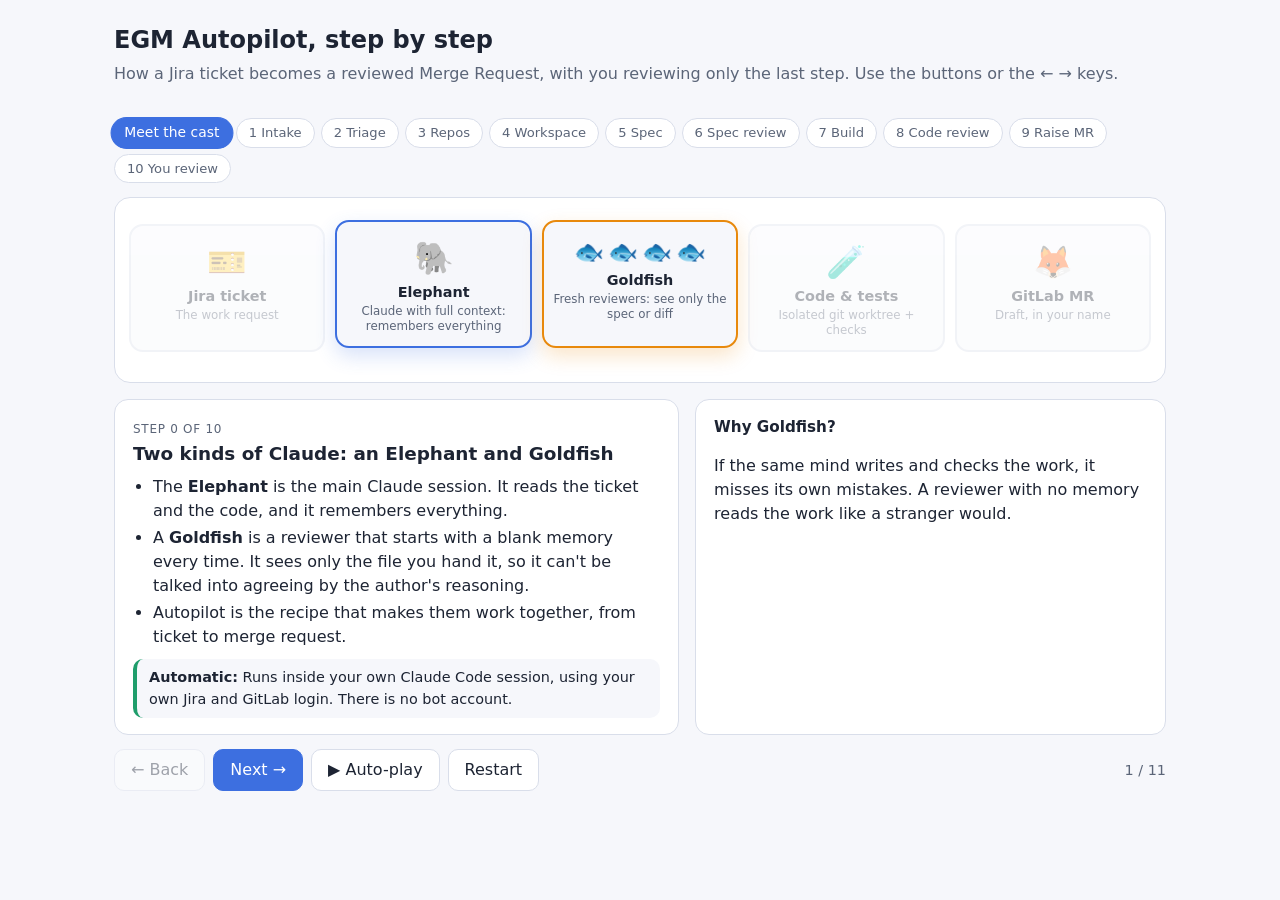
<file: docs/autopilot-flow.html>
<!DOCTYPE html>
<!--
Copyright 2026 Google LLC.
SPDX-License-Identifier: Apache-2.0
-->
<html lang="en">
<head>
<meta charset="utf-8">
<meta name="viewport" content="width=device-width, initial-scale=1">
<title>EGM Autopilot: how a Jira ticket becomes a reviewed MR</title>
<style>
  :root {
    --bg:#f6f7fb; --card:#fff; --ink:#1d2433; --muted:#5b6578; --line:#d9deea;
    --elephant:#3d6fe0; --fish:#e8890c; --ok:#1f9d6b; --warn:#c9302c; --human:#8a4fd6;
  }
  @media (prefers-color-scheme: dark) {
    :root { --bg:#10131c; --card:#181d2a; --ink:#e8ecf6; --muted:#9aa5bd; --line:#2a3246; }
  }
  * { box-sizing:border-box; }
  body { margin:0; font:16px/1.5 system-ui,-apple-system,Segoe UI,Roboto,sans-serif; background:var(--bg); color:var(--ink); }
  header { padding:22px 24px 6px; max-width:1100px; margin:auto; }
  h1 { margin:0 0 4px; font-size:1.5rem; }
  header p { margin:0; color:var(--muted); }
  main { max-width:1100px; margin:auto; padding:12px 24px 40px; }

  /* progress chips */
  .track { display:flex; gap:6px; flex-wrap:wrap; margin:14px 0; }
  .chip { border:1px solid var(--line); background:var(--card); color:var(--muted); border-radius:999px;
          padding:4px 12px; font-size:.82rem; cursor:pointer; transition:all .3s; }
  .chip.done { color:var(--ok); border-color:var(--ok); }
  .chip.on { background:var(--elephant); border-color:var(--elephant); color:#fff; transform:scale(1.06); }

  /* stage */
  .stage { position:relative; background:var(--card); border:1px solid var(--line); border-radius:16px;
           padding:26px 14px 30px; overflow:hidden; }
  .actors { display:grid; grid-template-columns:repeat(5,1fr); gap:10px; position:relative; z-index:1; }
  .actor { text-align:center; padding:12px 6px; border-radius:14px; border:2px solid var(--line);
           opacity:.35; transition:all .45s; background:var(--bg); }
  .actor .ic { font-size:2rem; display:block; }
  .actor b { display:block; font-size:.9rem; }
  .actor small { color:var(--muted); font-size:.74rem; display:block; line-height:1.25; }
  .actor.on { opacity:1; border-color:var(--elephant); transform:translateY(-4px); box-shadow:0 8px 20px rgba(61,111,224,.2); }
  .actor.fish.on { border-color:var(--fish); box-shadow:0 8px 20px rgba(232,137,12,.22); }
  .actor.human.on { border-color:var(--human); box-shadow:0 8px 20px rgba(138,79,214,.22); }
  .actor.bad.on { border-color:var(--warn); box-shadow:0 8px 20px rgba(201,48,44,.22); }
  .fishrow { display:flex; justify-content:center; gap:4px; font-size:1.5rem; }
  .fishrow span { animation:bob 1.6s ease-in-out infinite; }
  .fishrow span:nth-child(2){ animation-delay:.2s } .fishrow span:nth-child(3){ animation-delay:.4s } .fishrow span:nth-child(4){ animation-delay:.6s }
  @keyframes bob { 50% { transform:translateY(-6px) } }

  .packet { position:absolute; z-index:3; padding:4px 11px; border-radius:999px; background:var(--elephant); color:#fff;
            font-size:.8rem; font-weight:600; white-space:nowrap; box-shadow:0 4px 14px rgba(0,0,0,.25);
            transition:left .9s cubic-bezier(.6,.05,.25,1), top .9s cubic-bezier(.6,.05,.25,1), opacity .4s, background .3s; opacity:0; }
  .packet.show { opacity:1; }

  /* explanation */
  .explain { display:grid; grid-template-columns:1.2fr 1fr; gap:16px; margin-top:16px; }
  @media (max-width:760px){ .explain{grid-template-columns:1fr} .actors{grid-template-columns:repeat(2,1fr)} }
  .box { background:var(--card); border:1px solid var(--line); border-radius:14px; padding:16px 18px; }
  .box h2 { margin:0 0 6px; font-size:1.15rem; }
  .box .tag { font-size:.75rem; letter-spacing:.06em; text-transform:uppercase; color:var(--muted); }
  .box ul { margin:8px 0 0; padding-left:20px; } .box li { margin:3px 0; }
  .who { margin-top:10px; padding:8px 12px; border-radius:10px; background:var(--bg); font-size:.9rem; }
  .who.you { border-left:4px solid var(--human); } .who.auto { border-left:4px solid var(--ok); }
  .side h3 { margin:0 0 8px; font-size:.95rem; }
  .pill { display:inline-block; padding:2px 10px; border-radius:999px; font-size:.78rem; font-weight:600; margin:2px 3px 2px 0; color:#fff; }
  .pill.s { background:var(--ok) } .pill.f { background:var(--elephant) } .pill.h { background:var(--warn) }
  .pill.a { background:#6b7a99 } .pill.o { background:var(--fish) } .pill.b { background:var(--warn) }
  .meter { height:12px; border-radius:6px; background:linear-gradient(90deg,var(--warn) 0 40%,var(--fish) 40% 70%,var(--ok) 70%); position:relative; margin:10px 0 4px; }
  .meter i { position:absolute; top:-5px; width:4px; height:22px; background:var(--ink); border-radius:2px; left:0; transition:left 1.2s ease; }
  .side table { width:100%; border-collapse:collapse; font-size:.85rem; } .side td,.side th { padding:3px 6px; text-align:left; border-bottom:1px solid var(--line); }
  .fadein { animation:fade .6s both; } @keyframes fade { from{opacity:0;transform:translateY(8px)} to{opacity:1;transform:none} }

  /* controls */
  .controls { display:flex; gap:8px; align-items:center; margin-top:14px; flex-wrap:wrap; }
  button { font:inherit; padding:8px 16px; border-radius:10px; border:1px solid var(--line); background:var(--card); color:var(--ink); cursor:pointer; }
  button.primary { background:var(--elephant); color:#fff; border-color:var(--elephant); }
  button:disabled { opacity:.4; cursor:default; }
  .count { margin-left:auto; color:var(--muted); font-size:.9rem; }
  @media (prefers-reduced-motion: reduce) { * { animation:none !important; transition:none !important; } }
</style>
</head>
<body>
<header>
  <h1>EGM Autopilot, step by step</h1>
  <p>How a Jira ticket becomes a reviewed Merge Request, with you reviewing only the last step. Use the buttons or the &larr; &rarr; keys.</p>
</header>
<main>
  <div class="track" id="track" role="tablist" aria-label="Steps"></div>

  <div class="stage" id="stage">
    <div class="actors" id="actors"></div>
    <div class="packet" id="packet"></div>
  </div>

  <div class="explain">
    <div class="box" id="text" aria-live="polite"></div>
    <div class="box side" id="side"></div>
  </div>

  <div class="controls">
    <button id="prev">&larr; Back</button>
    <button id="next" class="primary">Next &rarr;</button>
    <button id="play">&#9654; Auto-play</button>
    <button id="reset">Restart</button>
    <span class="count" id="count"></span>
  </div>
</main>

<script>
const ACTORS = {
  jira:     { ic:"🎫", name:"Jira ticket",   sub:"The work request", cls:"" },
  elephant: { ic:"🐘", name:"Elephant",       sub:"Claude with full context: remembers everything", cls:"" },
  fish:     { ic:"fish", name:"Goldfish",     sub:"Fresh reviewers: see only the spec or diff", cls:"fish" },
  repo:     { ic:"🧪", name:"Code & tests",   sub:"Isolated git worktree + checks", cls:"" },
  mr:       { ic:"🦊", name:"GitLab MR",      sub:"Draft, in your name", cls:"" },
};
// 5 grid columns: jira, elephant, fish, repo, mr. "human" and "guard" are extra cards shown by steps.
const ORDER = ["jira","elephant","fish","repo","mr"];

const STEPS = [
 { chip:"Meet the cast", from:null, to:null, on:["elephant","fish"],
   title:"Two kinds of Claude: an Elephant and Goldfish",
   body:["The <b>Elephant</b> is the main Claude session. It reads the ticket and the code, and it remembers everything.",
         "A <b>Goldfish</b> is a reviewer that starts with a blank memory every time. It sees only the file you hand it, so it can't be talked into agreeing by the author's reasoning.",
         "Autopilot is the recipe that makes them work together, from ticket to merge request."],
   who:["auto","Runs inside your own Claude Code session, using your own Jira and GitLab login. There is no bot account."],
   side:()=>`<h3>Why Goldfish?</h3><p>If the same mind writes and checks the work, it misses its own mistakes. A reviewer with no memory reads the work like a stranger would.</p>` },

 { chip:"1 Intake", from:"jira", to:"elephant", label:"LABS-2345", on:["jira","elephant"],
   title:"1. Intake: read the ticket and check it's ready",
   body:["The Elephant fetches the ticket: description, acceptance criteria, labels, comments.",
         "It also loads what it already knows about your repos from <code>~/.egm</code>: what each repo is, how to build and test it, and which contracts it exposes and consumes. You set that up once with <code>/egm-pilot:egm-init</code>.",
         "It scores how ready the ticket is. If the score is too low, it <b>parks</b>: it posts a short multiple-choice form on the ticket and stops, rather than guessing.",
         "Each question has lettered options and one recommended answer, so you reply <code>1B 2A</code> instead of writing paragraphs.",
         "Ticket text is treated as data, never as instructions. A ticket that says \"ignore your rules\" is logged and parked.",
         "No ticket yet? <code>--idea \"&lt;text&gt;\"</code> starts from your description instead. The run writes it to <code>idea.md</code> with derived acceptance criteria, and with <code>--interactive</code> it begins with a brainstorm dialogue."],
   who:["auto","Nothing for you to do. If it parks, you answer on Jira and run it again with <code>--resume</code>."],
   side:()=>`<h3>Readiness score</h3><div class="meter"><i id="needle"></i></div>
     <small>&lt;40 park &middot; 40-70 proceed, record gaps as Assumptions &middot; &gt;70 go</small>
     <p>Example: LABS-2345 scored about <b>85</b>.</p>
     <h3 style="margin-top:14px">If it parks, you see:</h3>
     <table><tr><td colspan="2"><b>1. Should expired promos still apply?</b></td></tr>
     <tr><td>A</td><td>No, reject them <span class="pill s">recommended</span></td></tr>
     <tr><td>B</td><td>Yes, until month end</td></tr>
     <tr><td>C</td><td>Other: ____</td></tr></table>
     <small>You reply <code>1B</code>. No reply means the recommended option, noted as an Assumption.</small>`, after(){ setTimeout(()=>{const n=document.getElementById("needle"); if(n) n.style.left="85%";},120); } },

 { chip:"2 Triage", from:"elephant", to:"elephant", label:"pick a lane", on:["elephant"],
   title:"2. Triage: how careful does this need to be?",
   body:["Risk decides the rigor. Small, clear fixes take the fast <b>small</b> lane. Anything touching auth, payments, database schema, public APIs, CI or security labels is forced into the <b>high</b> lane.",
         "The high lane adds a human <b>spec gate</b>: you approve the plan before any code is written."],
   who:["auto","Chosen by rules, not mood. The lane is recorded with a one-paragraph reason."],
   side:()=>`<h3>Lanes</h3><table>
     <tr><th>Lane</th><th>Spec review</th><th>Code reviewers</th></tr>
     <tr><td><span class="pill s">small</span></td><td>2 reviewers</td><td>2</td></tr>
     <tr><td><span class="pill f">feature</span></td><td>full 5-stage</td><td>3-4</td></tr>
     <tr><td><span class="pill h">high</span></td><td>full + <b>your approval</b></td><td>4 incl. security</td></tr></table>` },

 { chip:"3 Repos", from:"elephant", to:"repo", label:"attached repos", on:["elephant","repo"],
   title:"3. Repos: one by default, more only if you attach them",
   body:["A run changes <b>one repo</b>: the one you start it from. When a ticket also needs a client, a frontend or a tests repo, you attach them with <code>--repos</code>: a short name you registered, or a path to any checkout on your disk. They do not need to live in one folder.",
         "Each attached repo is checked before any work starts: it is a git checkout, nothing is uncommitted, and you can push there. If one fails, the run stops and tells you why.",
         "The Elephant may also <b>suggest</b> other repos the change probably touches, with the evidence. Suggestions are only listed; it never adds a repo by itself, and ticket text can never add one."],
   who:["auto","No question here. Attach repos when you start the run, or on <code>--resume</code> before building starts."],
   side:()=>`<h3>What you type</h3><table>
     <tr><td><code>--repos orders-client</code></td><td><span class="pill a">registered</span><br><small>a name from <code>/egm-pilot:egm-init</code></small></td></tr>
     <tr><td><code>--repos ~/work/web-app</code></td><td><span class="pill o">path</span><br><small>any git checkout, anywhere</small></td></tr></table>
     <h3>Suggested, not attached</h3><table>
     <tr><td><b>e2e-tests</b> <span class="pill s">tests</span></td><td><small>no coverage of the new field yet</small></td></tr></table>
     <small>Attached repos are built producer &rarr; consumer. A contract change that another attached repo uses forces the <b>high</b> lane.</small>` },

 { chip:"4 Workspace", from:"elephant", to:"repo", label:"git worktree", on:["elephant","repo"],
   title:"4. Workspace: a safe copy to work in",
   body:["The Elephant makes a separate git worktree and branch <code>ai/LABS-2345-…</code> <b>in each chosen repo</b>, so your own checkouts and uncommitted files stay untouched.",
         "It runs the existing checks once to record a <b>baseline</b>. Failures that were already there are not blamed on the new work."],
   who:["auto","Your working directory is never modified."],
   side:()=>`<h3>Baseline example</h3><p>66 unit tests already failed before any change. They were recorded, then shown as pre-existing in the MR.</p>` },

 { chip:"5 Spec", from:"jira", to:"elephant", label:"requirements", on:["jira","elephant"],
   title:"5. Spec: the Elephant interviews itself",
   body:["Normally a human answers design questions. Here the Elephant asks itself the same questions and answers from evidence: the ticket, linked docs, the code, existing tests.",
         "With several repos there is still <b>one spec</b>. It starts with a <b>Contract</b> section: the exact interface between repos (fields, types, errors, rollout order). Every unit then names its one repo.",
         "What it can't answer becomes one of three things:"],
   who:["auto","The spec is a short plan: what changes, which files, which tests. It includes a table linking each acceptance criterion to a planned test."],
   side:()=>`<h3>Unknowns get a label</h3>
     <span class="pill a">Assumption</span> low impact, noted, move on<br>
     <span class="pill o">Open Decision</span> safe default chosen, flagged for you<br>
     <span class="pill b">Blocker</span> no safe default: park and ask
     <h3 style="margin-top:14px">Big tickets are split into units</h3>
     <table><tr><th>Unit</th><th>Delivers</th><th>Criteria</th></tr>
     <tr><td>U1</td><td>Core rule</td><td>AC1, AC2</td></tr>
     <tr><td>U2</td><td>API wiring</td><td>AC3</td></tr>
     <tr><td>U3</td><td>Edge cases</td><td>AC4</td></tr></table>
     <small>Each unit works and is tested on its own. Small tickets are always one unit.</small>` },

 { chip:"6 Spec review", from:"elephant", to:"fish", label:"spec only", on:["elephant","fish"],
   title:"6. Spec review: Goldfish try to break the plan",
   body:["Fresh reviewers read <i>only the spec</i>. They check clarity, design risks and whether it is concrete enough to build.",
         "Their findings are sorted by fixed rules: no evidence means dropped, out of scope means follow-up, clear fix means applied, a real choice means safest default plus an Open Decision.",
         "Up to 3 rounds. Blockers left at the end mean park, never build on a bad plan."],
   who:["auto","On the <b>high</b> lane only: a Draft MR with just the spec is opened and the run waits for your approval."],
   side:()=>`<h3>Reviewers (spec)</h3><p>Zoom Out &rarr; Comprehension &rarr; Critic (design, structure, style) &rarr; Zoom Out &rarr; Implementation Readiness. Small lane runs just two.</p>` },

 { chip:"7 Build", from:"elephant", to:"repo", label:"tests first", on:["elephant","repo"],
   title:"7. Implement: tests first, then code",
   body:["The Elephant builds <b>one unit at a time</b>. For each: write the tests from the spec, confirm they fail for the right reason, then write code until they pass.",
         "The code follows the repo's <b>standards pack</b>: its own <code>CLAUDE.md</code>/<code>AGENTS.md</code>, contributing and style guides, lint config, and the conventions in the files around the change.",
         "A unit must be green before the next one starts, and each unit gets its own branch built on the previous one.",
         "One commit per task. Every commit carries the Claude co-author line.",
         "Real tools judge the result: build, lint, type check, tests, secret scan. Their output beats any model's opinion."],
   who:["auto","If the spec turns out wrong, the Elephant records a Spec Deviation and amends the spec in the same MR. It never silently diverges."],
   side:()=>`<h3>Sensors (ground truth)</h3><span class="pill s">build</span><span class="pill s">lint</span><span class="pill s">types</span><span class="pill s">tests</span><span class="pill s">secrets</span>` },

 { chip:"8 Code review", from:"repo", to:"fish", label:"spec + diff", on:["repo","fish"],
   title:"8. Code review: Goldfish read the diff",
   body:["Each time a unit goes green, fresh reviewers get only the spec, <i>that unit's</i> diff, the sensor output and the repo's standards pack. Each has one job:",
         "After the last unit, the spec auditor reads the combined diff once more to catch gaps between units. Across repos it reads <b>every repo's diff together</b> and checks that the backend and its consumers agree on field names, types and error shapes."],
   who:["auto","Findings are sorted by the same rules, fixed, and the sensors are re-run. Up to 2 rounds per unit; if problems remain, the MR opens as a Draft that says so."],
   side:()=>`<h3>The lenses</h3><table>
     <tr><td>🧾 <b>Spec auditor</b></td><td>Does the code do what the spec says, no more?</td></tr>
     <tr><td>🐛 <b>Bug hunter</b></td><td>Logic, edge cases, errors</td></tr>
     <tr><td>📐 <b>Code quality</b></td><td>Your repo's rules and conventions, reuse, maintainability</td></tr>
     <tr><td>🧪 <b>Test adequacy</b></td><td>Would tests fail if the code broke?</td></tr>
     <tr><td>🔒 <b>Security</b></td><td>Untrusted input to sink. Always on high lane</td></tr></table>` },

 { chip:"9 Raise MR", from:"repo", to:"mr", label:"Draft MR", on:["repo","mr","jira"],
   title:"9. Raise the Draft MRs, as you",
   body:["Pushes the branches and opens <b>Draft</b> merge requests with your own GitLab login. Bigger tickets become a <b>stack</b>: <code>[1/3]</code> targets the base branch, <code>[2/3]</code> targets <code>[1/3]</code>, and so on, so each review stays small.",
         "Across repos you get one stack per repo, each MR linking the others with the <b>merge order</b> (producer before consumer). One Jira comment lists them all.",
         "Each MR uses the <b>repo's own template</b>, with an EGM review block at the bottom: open decisions, deviations and unresolved findings, flagged with a callout at the top.",
         "Then the criterion-to-test table, check results, and follow-ups that were left out of scope.",
         "A comment with the MR link goes on the Jira ticket.",
         "With <b>gates</b> on (<code>--stop-before-push</code>, or <code>gates</code> in the config), it stops first: interactive asks, unattended parks with a preview and pushes when you resume."],
   who:["auto","It never merges, approves or force-pushes. A hook blocks those commands even if a ticket tries to trick it."],
   side:()=>`<h3>A stacked series</h3><p><span class="pill f">main</span> &larr; <span class="pill s">[1/3]</span> &larr; <span class="pill s">[2/3]</span> &larr; <span class="pill s">[3/3]</span><br><small>Merge in order. Small tickets raise a single MR.</small></p>
     <h3>What each MR shows</h3><p>&#9888;&#65039; Callout when decisions need you<br>&#128203; Criteria &rarr; tests &rarr; code<br>&#9989; Check results (only ones actually run)<br>&#129302; Reviewer rounds and findings</p>` },

 { chip:"10 You review", from:"mr", to:"human", label:"your call", on:["mr","human"], human:true,
   title:"10. You review. The only mandatory human step",
   body:["You read the MR: the repo's own template first, then the EGM review block. Open decisions are flagged at the top. Mark it ready, request changes, or close it.",
         "Merging is always your decision."],
   who:["you","This is where your attention goes. Everything before it was handled under rules, or parked with a question."],
   side:()=>`<h3>Safety net, always on</h3><ul>
     <li>Guard hook blocks merge, approve, force-push, push to main, commits without the Claude co-author line</li>
     <li>Your GitLab permissions and protected branches are the real enforcement</li>
     <li>Per-ticket loop and time caps</li></ul>` },
];

const $ = id => document.getElementById(id);
const actorsEl=$("actors"), packet=$("packet"), stage=$("stage");
let i=0, timer=null;

// build actor cards (5 grid cells + an extra "you" card appended hidden until needed)
function card(key, a){
  const d=document.createElement("div"); d.className="actor "+(a.cls||""); d.id="a-"+key;
  const icon = a.ic==="fish" ? `<span class="fishrow"><span>🐟</span><span>🐟</span><span>🐟</span><span>🐟</span></span>` : `<span class="ic">${a.ic}</span>`;
  d.innerHTML=`${icon}<b>${a.name}</b><small>${a.sub}</small>`; return d;
}
ORDER.forEach(k=>actorsEl.appendChild(card(k,ACTORS[k])));
const human=card("human",{ic:"🙋",name:"You",sub:"Review, merge, or send back",cls:"human"});
human.style.gridColumn="5"; human.style.display="none"; actorsEl.appendChild(human);

// chips
STEPS.forEach((s,n)=>{ const c=document.createElement("button"); c.className="chip"; c.textContent=s.chip; c.onclick=()=>go(n); $("track").appendChild(c); });

function center(el){ const r=el.getBoundingClientRect(), s=stage.getBoundingClientRect();
  return { x:r.left-s.left+r.width/2, y:r.top-s.top+r.height/2 }; }

function movePacket(s, snap){
  if(!s.from){ packet.classList.remove("show"); return; }
  const f=$("a-"+s.from), t=$("a-"+s.to); if(!f||!t) return;
  if(!snap) packet.textContent=s.label;   // set the label first so the width we measure is the new one
  const a=center(f), b=center(t); const w=packet.offsetWidth||80;
  if(snap){ // layout changed (resize): jump straight to the destination, no replay
    packet.style.transition="none"; packet.style.left=(b.x-w/2)+"px"; packet.style.top=(b.y-14+(s.from===s.to?-34:0))+"px";
    void packet.offsetWidth; packet.style.transition=""; return;
  }
  packet.textContent=s.label; packet.style.background = (s.to==="fish")?"var(--fish)":(s.to==="human"?"var(--human)":"var(--elephant)");
  packet.style.transition="none"; packet.style.left=(a.x-w/2)+"px"; packet.style.top=(a.y-14)+"px"; packet.classList.add("show");
  void packet.offsetWidth; packet.style.transition="";
  const same = s.from===s.to;
  setTimeout(()=>{ packet.style.left=(b.x-w/2+(same?0:0))+"px"; packet.style.top=(b.y-14+(same?-34:0))+"px"; },60);
}

function go(n){
  i=Math.max(0,Math.min(STEPS.length-1,n)); const s=STEPS[i];
  human.style.display = s.human ? "" : "none";
  // swap the "mr" cell for human layout: keep both visible on final step
  document.querySelectorAll(".actor").forEach(el=>el.classList.remove("on"));
  s.on.forEach(k=>{ const el=$("a-"+k); if(el) el.classList.add("on"); });
  [...$("track").children].forEach((c,n)=>{ c.className="chip"+(n<i?" done":"")+(n===i?" on":""); });
  $("text").innerHTML=`<span class="tag">Step ${i} of ${STEPS.length-1}</span><h2>${s.title}</h2><ul>${s.body.map(b=>`<li>${b}</li>`).join("")}</ul>
    <div class="who ${s.who[0]}"><b>${s.who[0]==="you"?"You:":"Automatic:"}</b> ${s.who[1]}</div>`;
  $("text").classList.remove("fadein"); void $("text").offsetWidth; $("text").classList.add("fadein");
  $("side").innerHTML=s.side(); $("side").classList.remove("fadein"); void $("side").offsetWidth; $("side").classList.add("fadein");
  if(s.after) s.after();
  $("prev").disabled=i===0; $("next").disabled=i===STEPS.length-1;
  $("count").textContent=`${i+1} / ${STEPS.length}`;
  setTimeout(()=>movePacket(s),30);
}

$("next").onclick=()=>go(i+1); $("prev").onclick=()=>go(i-1);
$("reset").onclick=()=>{ stop(); go(0); };
function stop(){ clearInterval(timer); timer=null; $("play").innerHTML="&#9654; Auto-play"; }
$("play").onclick=()=>{ if(timer){ stop(); return; } $("play").innerHTML="&#10074;&#10074; Pause";
  if(i>=STEPS.length-1) go(0);
  timer=setInterval(()=>{ if(i>=STEPS.length-1) stop(); else go(i+1); },5200); };
document.addEventListener("keydown",e=>{ if(e.key==="ArrowRight") go(i+1); if(e.key==="ArrowLeft") go(i-1); });
window.addEventListener("resize",()=>movePacket(STEPS[i], true));
go(0);
</script>
</body>
</html>
</file>
